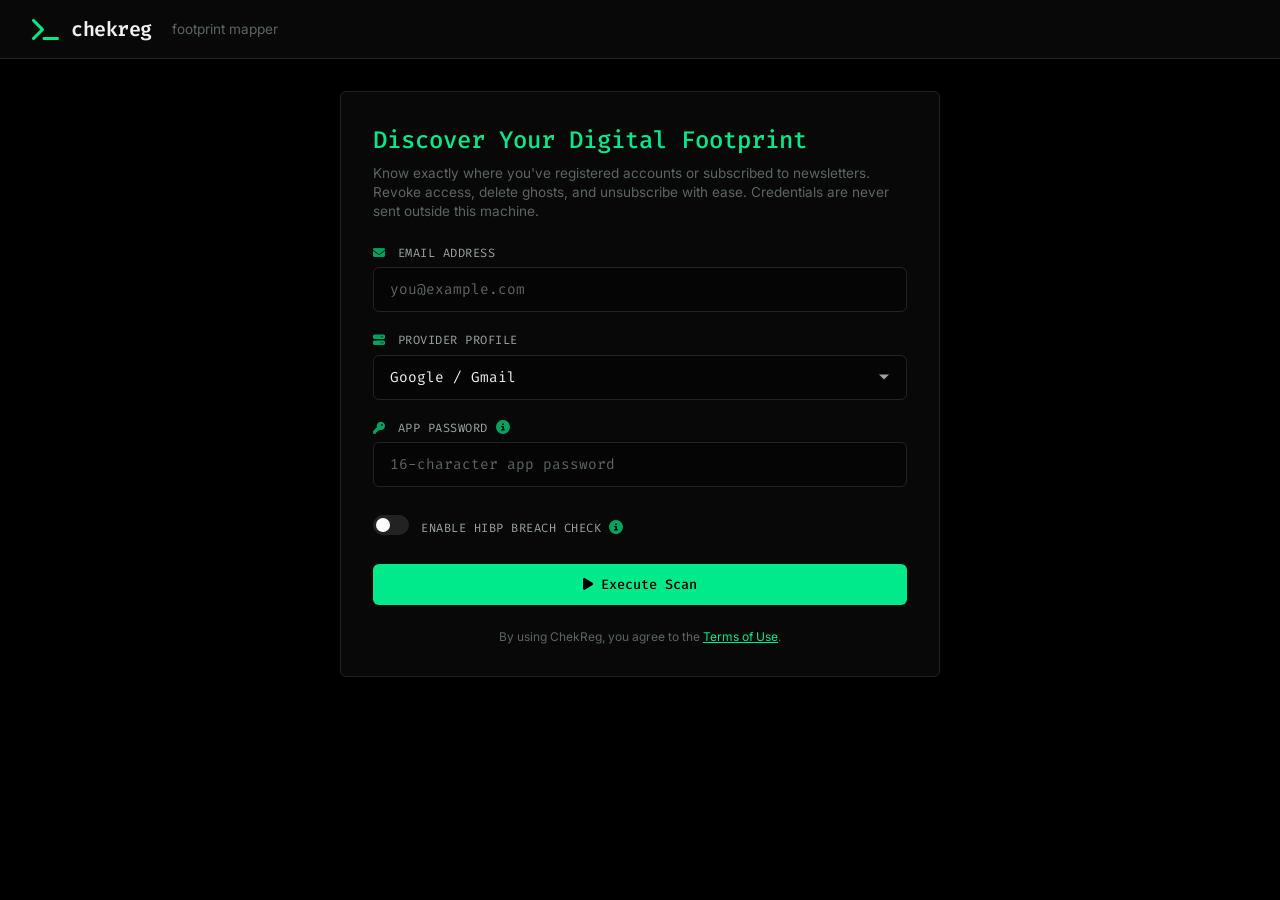
<file: static/index.html>
<!DOCTYPE html>
<html lang="en">
<head>
    <meta charset="UTF-8">
    <meta name="viewport" content="width=device-width, initial-scale=1.0">
    <title>chekreg — Digital Footprint Mapper</title>
    <meta name="description" content="Map your complete digital footprint locally. Developer-centric, private.">
    <link rel="stylesheet" href="style.css">
    <link href="https://fonts.googleapis.com/css2?family=Fira+Code:wght@400;500;600&family=Inter:wght@400;500;600&display=swap" rel="stylesheet">
    <link href="https://cdnjs.cloudflare.com/ajax/libs/font-awesome/6.5.0/css/all.min.css" rel="stylesheet">
</head>
<body>

<div class="app-wrapper">

    <!-- ── TOP NAVIGATION ── -->
    <header class="navbar">
        <div class="brand">
            <i class="fa-solid fa-terminal brand-icon"></i>
            <h1>chekreg</h1>
            <span>footprint mapper</span>
        </div>
        <div id="nav-actions" class="hidden" style="display: flex; gap: 1rem; align-items: center;">
            <div style="display:flex; align-items:center; gap: 0.5rem; overflow: visible;">
                <div class="tooltip-container tooltip-down">
                    <i class="fa-solid fa-circle-info" style="color:var(--text-muted); cursor:help; font-size: 0.9rem;"></i>
                    <div class="tooltip-content" style="right:0; width:250px; font-weight:normal; text-transform:none; text-align:left;">
                        <strong style="color:var(--green);">Start Over</strong>
                        <div style="margin-top: 0.5rem;">This will lead you to the input box and clear all session cache from the browser. If you want to return to the docs later, use the browser's Back/Forward navigation buttons instead (Which will also be eventually cleared when you stop your terminal CLI and use CTRL+C).</div>
                    </div>
                </div>
                <button class="btn btn-secondary" onclick="sessionStorage.removeItem('chekreg_dashboard'); location.reload();">
                    <i class="fa-solid fa-rotate-left"></i> New Scan
                </button>
            </div>
            <button id="btn-resolve" class="btn btn-secondary" onclick="openResolver()" title="Find missing deletion links automatically">
                <i class="fa-solid fa-wand-magic-sparkles"></i> Auto-Resolve
            </button>
            <a href="/docs.html" class="btn btn-secondary" style="text-decoration:none;">
                <i class="fa-solid fa-book"></i> Docs
            </a>
        </div>
    </header>

    <main class="main-content">

        <!-- ── SETUP / LOGIN ── -->
        <div id="view-setup" class="setup-container panel">
            <div class="setup-header">
                <h2 style="font-family:var(--font-mono); margin-bottom: 0.5rem; color: var(--green);">
                    Discover Your Digital Footprint
                </h2>
                <p style="color:var(--text-muted); font-size: 0.85rem; margin-bottom: 1rem; line-height: 1.4;">
                    Know exactly where you've registered accounts or subscribed to newsletters. Revoke access, delete ghosts, and unsubscribe with ease. Credentials are never sent outside this machine.
                </p>
            </div>

            <form id="scan-form" class="form-grid">
                <div class="field">
                    <label><i class="fa-solid fa-envelope"></i> Email Address</label>
                    <input type="email" id="email" placeholder="you@example.com" required>
                </div>

                <div class="field">
                    <label><i class="fa-solid fa-server"></i> Provider Profile</label>
                    <select id="provider">
                        <option value="imap.gmail.com|993">Google / Gmail</option>
                        <option value="outlook.office365.com|993">Microsoft Outlook</option>
                        <option value="imap.mail.yahoo.com|993">Yahoo Mail</option>
                        <option value="imap.mail.me.com|993">Apple iCloud</option>
                        <option value="custom">Custom IMAP Configuration...</option>
                    </select>
                </div>

                <div class="field-group" id="custom-fields" style="display:none;">
                    <div class="field" style="flex:1">
                        <label>IMAP Host</label>
                        <input type="text" id="host" value="imap.gmail.com">
                    </div>
                    <div class="field" style="flex:0 0 100px">
                        <label>Port</label>
                        <input type="number" id="port" value="993">
                    </div>
                </div>

                <div class="field">
                    <label style="display:flex; align-items:center; gap: 0.5rem; overflow: visible;">
                        <span><i class="fa-solid fa-key"></i> App Password</span>
                        <div class="tooltip-container">
                            <a href="/docs.html#app-passwords" style="color:var(--text-muted); text-decoration:none;"><i class="fa-solid fa-circle-info" style="font-size:0.85rem;"></i></a>
                            <div class="tooltip-content">
                                <strong style="color:var(--green);">App Password Required</strong>
                                <div style="margin-top: 0.5rem;">Due to modern security standards, primary email passwords will not work. You must generate a dedicated App Password from your provider.</div>
                                <div style="margin-top: 0.5rem; text-align: center;"><a href="/docs.html#app-passwords" style="color:var(--green); text-decoration:underline;">Read generation guide in Docs</a></div>
                            </div>
                        </div>
                    </label>
                    <input type="password" id="password" placeholder="16-character app password" required>
                </div>

                <div class="field" style="margin-top: 0.5rem; margin-bottom: -0.5rem;">
                    <label style="display:flex; align-items:center; gap: 0.75rem; cursor:pointer; overflow: visible;">
                        <label class="toggle-switch">
                            <input type="checkbox" id="use-hibp">
                            <span class="slider"></span>
                        </label>
                        <span style="display:flex; align-items:center; gap:0.5rem; overflow:visible;">
                            Enable HIBP Breach Check
                            <div class="tooltip-container">
                                <a href="/docs.html#hibp" style="color:var(--text-muted); text-decoration:none;"><i class="fa-solid fa-circle-info" style="font-size:0.85rem;"></i></a>
                                <div class="tooltip-content">
                                    <strong style="color:var(--green);">Have I Been Pwned (HIBP)</strong>
                                    <div style="margin-top: 0.5rem;"><strong>Skippable:</strong> Yes. If skipped, ChekReg performs a fully offline footprint scan against its local database.</div>
                                    <div style="margin-top: 0.5rem;"><strong>If enabled:</strong> ChekReg securely checks your footprint against HIBP to flag compromised services. Requires a valid HIBP API key.</div>
                                    <div style="margin-top: 0.5rem; text-align: center;"><a href="/docs.html#hibp" style="color:var(--green); text-decoration:underline;">Read more in Docs</a></div>
                                </div>
                            </div>
                        </span>
                    </label>
                </div>

                <div class="field" id="hibp-field" style="display:none; margin-top: 0;">
                    <input type="password" id="hibp-key" placeholder="HIBP API Key">
                </div>

                <button type="submit" class="btn btn-primary" style="margin-top: 0.25rem;">
                    <i class="fa-solid fa-play"></i> Execute Scan
                </button>
            </form>
            
            <div style="text-align: center; margin-top: 1.5rem; font-size: 0.75rem; color: var(--text-muted);">
                By using ChekReg, you agree to the <a href="/terms.html" style="color: var(--green); text-decoration: underline;">Terms of Use</a>.
            </div>
        </div>

        <!-- ── SCANNING TERMINAL ── -->
        <div id="view-scanning" class="terminal-box hidden">
            <div class="term-header">
                <i class="fa-solid fa-terminal"></i>
                <h2>Running analysis...</h2>
            </div>
            
            <div class="term-progress">
                <div class="progress-bar">
                    <div class="progress-fill" id="pf" style="width:0%"></div>
                </div>
                <div class="term-status">
                    <span id="pm">Establishing connection...</span>
                    <span id="pp">0%</span>
                </div>
            </div>

            <div id="term-log">
                > Initializing chekreg engine...<br>
                > Loading local footprint database...<br>
            </div>
        </div>

        <!-- ── RESULTS DASHBOARD ── -->
        <div id="view-results" class="dashboard-grid hidden">
            
            <!-- Sidebar Stats -->
            <aside class="sidebar">
                <div class="panel score-panel">
                    <div class="score-value" id="r-score">--</div>
                    <div class="score-label">Safety Score</div>
                    <div class="score-insight" id="r-insight" style="margin-top: 0.5rem; font-size: 0.75rem; font-weight: 500; text-transform: uppercase;">--</div>
                    <div id="r-action" style="margin-top: 1rem; font-size: 0.75rem; color: var(--text-secondary); line-height: 1.4;"></div>
                </div>

                <div class="panel stats-list">
                    <div class="stat-row">
                        <div class="stat-label" title="Total number of organizations detected in all the mails."><i class="fa-solid fa-database"></i> Services</div>
                        <div class="stat-val" id="s-orgs">0</div>
                    </div>
                    <div class="stat-row danger">
                        <div class="stat-label" title="Services that have suffered a known data breach."><i class="fa-solid fa-triangle-exclamation"></i> Breached</div>
                        <div class="stat-val" id="s-breach">0</div>
                    </div>
                    <div class="stat-row warning">
                        <div class="stat-label" title="Accounts with no recent activity or logins within the last 6 months."><i class="fa-solid fa-ghost"></i> Ghost Acc</div>
                        <div class="stat-val" id="s-ghost">0</div>
                    </div>
                    <div class="stat-row">
                        <div class="stat-label" title="Marketing or promotional mailing lists."><i class="fa-solid fa-envelope-open-text"></i> Newsletters</div>
                        <div class="stat-val" id="s-news">0</div>
                    </div>
                    <div style="margin-top: 1rem; font-size: 0.7rem; color: var(--text-muted); line-height: 1.4; text-align: center; font-family: var(--font-sans);">
                        *Note: Counts may not perfectly sum to Services due to overlapping Hybrid accounts.
                    </div>
                </div>
            </aside>

            <!-- Main Workspace -->
            <section class="content-area panel">
                
                <!-- ALL TAB (Unified Grid) -->
                <div class="view-pane active" id="pane-all">
                    <div class="search-container" style="margin-bottom: 1rem; position: relative;">
                        <i class="fa-solid fa-search" style="position: absolute; left: 1rem; top: 50%; transform: translateY(-50%); color: var(--text-muted);"></i>
                        <input type="text" id="org-search" class="search-input" placeholder="Search for any service, domain, or company...">
                    </div>
                    <div class="filter-row" id="filter-container">
                        <!-- populated via JS -->
                    </div>
                    <div class="data-grid" id="grid-all"></div>
                </div>

            </section>

        </div>

    </main>

<!-- ── RESOLVER MODAL ── -->
<div id="resolve-modal" style="display:none; position:fixed; inset:0; background:rgba(0,0,0,0.75); z-index:1000; display:none; align-items:center; justify-content:center; backdrop-filter: blur(5px);">
    <div style="background:var(--bg-card); border:1px solid var(--border); border-radius:16px; width:min(800px,90vw); max-height:85vh; display:flex; flex-direction:column; overflow:hidden; box-shadow: 0 20px 40px rgba(0,0,0,0.4);">
        <!-- Header -->
        <div style="padding:1.5rem 2rem; border-bottom:1px solid var(--border); display:flex; justify-content:space-between; align-items:center; background: rgba(0,0,0,0.2);">
            <div style="display: flex; align-items: center; gap: 1rem;">
                <div style="width: 40px; height: 40px; border-radius: 8px; background: rgba(82, 196, 26, 0.15); display: flex; align-items: center; justify-content: center; color: var(--green); font-size: 1.2rem;">
                    <i class="fa-solid fa-wand-magic-sparkles"></i>
                </div>
                <div>
                    <h3 style="margin:0; font-family:var(--font-sans); color:var(--text); font-size:1.1rem; font-weight: 600;">Auto-Resolve Missing Links</h3>
                    <div style="color: var(--text-muted); font-size: 0.85rem; margin-top: 0.2rem;">Extract missing links and resolve them using the 4-stage pipeline.</div>
                </div>
            </div>
            <button onclick="closeResolver()" style="background:none; border:none; color:var(--text-muted); cursor:pointer; font-size:1.2rem; transition: color 0.2s;" onmouseover="this.style.color='var(--text)'" onmouseout="this.style.color='var(--text-muted)'">
                <i class="fa-solid fa-xmark"></i>
            </button>
        </div>
        <!-- Terminal Body -->
        <div style="background: #0d1117; padding: 1.5rem; flex:1; display:flex; flex-direction:column; overflow: hidden; position: relative;">
            <div id="resolve-log" style="flex:1; overflow-y:auto; font-family:var(--font-mono); font-size:0.85rem; line-height:1.6; color:var(--text-secondary); padding-right: 1rem; max-height:45vh;">
                <span style="color:var(--text-muted);">Ready to initiate 4-stage pipeline...</span>
            </div>
        </div>
        <!-- Stats Body -->
        <div id="resolve-stats" style="padding:1rem 2rem; border-top:1px solid var(--border); display:none; background: rgba(0,0,0,0.2);">
            <!-- updated in js -->
        </div>
        <!-- Footer -->
        <div style="padding:1rem 2rem; border-top:1px solid var(--border); display:flex; gap:1rem; justify-content:flex-end; background: var(--bg-card); align-items: center;">
            <div id="resolve-progress-text" style="margin-right: auto; color: var(--text-muted); font-size: 0.85rem; font-family: var(--font-mono); display: none;">
                <i class="fa-solid fa-circle-notch fa-spin"></i> Processing...
            </div>
            <button onclick="closeResolver()" class="btn btn-secondary" style="padding: 0.5rem 1.5rem;">Close</button>
            <button id="resolve-start-btn" onclick="runResolver()" class="btn btn-primary" style="padding: 0.5rem 1.5rem; background: var(--green); color: #000; border: none; font-weight: 600;">
                <i class="fa-solid fa-play"></i> Start Resolver
            </button>
            <button id="resolve-update-btn" onclick="refreshDashboard()" class="btn" style="padding: 0.5rem 1.5rem; background: var(--green); color: #000; border: none; font-weight: 600; display: none;">
                <i class="fa-solid fa-arrows-rotate"></i> Update Dashboard
            </button>
        </div>
    </div>
</div>

</div>

<script src="script.js"></script>
<script>
async function refreshDashboard() {
    const btn = document.getElementById('resolve-update-btn');
    btn.innerHTML = '<i class="fa-solid fa-spinner fa-spin"></i> Updating...';
    try {
        const res = await fetch('/api/refresh');
        const d = await res.json();
        if (d.error) throw new Error(d.error);
        
        // Use the globally available renderDashboard from script.js
        sessionStorage.setItem('chekreg_dashboard', JSON.stringify(d));
        if (typeof renderDashboard === 'function') {
            renderDashboard(d);
        } else {
            // fallback if function scope issues
            location.reload(); 
        }
        closeResolver();
    } catch(err) {
        alert("Refresh failed: " + err.message);
        btn.innerHTML = '<i class="fa-solid fa-arrows-rotate"></i> Update Dashboard';
    }
}

function openResolver() {
    const modal = document.getElementById('resolve-modal');
    modal.style.display = 'flex';
    document.getElementById('resolve-log').innerHTML = '<span style="color:var(--text-muted);">Click "Start Resolver" to extract missing links and resolve them automatically using the 4-stage pipeline.</span>';
    document.getElementById('resolve-stats').style.display = 'none';
    document.getElementById('resolve-update-btn').style.display = 'none';
    
    const startBtn = document.getElementById('resolve-start-btn');
    startBtn.style.display = 'inline-flex';
    startBtn.disabled = false;
    startBtn.innerHTML = '<i class="fa-solid fa-play"></i> Start Resolver';
    
    document.getElementById('resolve-progress-text').style.display = 'none';
}

function closeResolver() {
    document.getElementById('resolve-modal').style.display = 'none';
}

async function runResolver() {
    const logEl = document.getElementById('resolve-log');
    const statsEl = document.getElementById('resolve-stats');
    const startBtn = document.getElementById('resolve-start-btn');
    const progText = document.getElementById('resolve-progress-text');

    startBtn.disabled = true;
    startBtn.innerHTML = '<i class="fa-solid fa-spinner fa-spin"></i> Running...';
    progText.style.display = 'block';
    
    logEl.innerHTML = '> Extracting missing links from scan results...<br>';
    statsEl.style.display = 'none';

    // Step 1: Export missing orgs
    try {
        const missingRes = await fetch('/api/missing', { method: 'POST' });
        const missingData = await missingRes.json();
        if (missingData.error) {
            logEl.innerHTML += `<span style="color:var(--danger);">> ${missingData.error}</span><br>`;
            startBtn.disabled = false;
            startBtn.innerHTML = '<i class="fa-solid fa-play"></i> Start Resolver';
            progText.style.display = 'none';
            return;
        }
        logEl.innerHTML += `> Found ${missingData.count} organizations without deletion links.<br>`;
        if (missingData.count === 0) {
            logEl.innerHTML += '<span style="color:var(--green);">> All organizations already have links!</span><br>';
            startBtn.disabled = false;
            startBtn.innerHTML = '<i class="fa-solid fa-play"></i> Start Resolver';
            progText.style.display = 'none';
            return;
        }
    } catch(e) {
        logEl.innerHTML += `<span style="color:var(--danger);">> Failed to extract missing links: ${e}</span><br>`;
        startBtn.disabled = false;
        startBtn.innerHTML = '<i class="fa-solid fa-play"></i> Start Resolver';
        progText.style.display = 'none';
        return;
    }

    // Step 2: Start resolver
    logEl.innerHTML += '> Starting 4-stage link resolver...<br><br>';
    try {
        await fetch('/api/resolve', { method: 'POST' });
    } catch(e) {
        logEl.innerHTML += `<span style="color:var(--danger);">> Failed to start resolver: ${e}</span><br>`;
        startBtn.disabled = false;
        startBtn.innerHTML = '<i class="fa-solid fa-play"></i> Start Resolver';
        progText.style.display = 'none';
        return;
    }

    // Step 3: Poll for updates
    let lastLen = 0;
    const pollInterval = setInterval(async () => {
        try {
            const res = await fetch('/api/resolve/status');
            const data = await res.json();

            // Append new log lines
            if (data.log && data.log.length > lastLen) {
                const newLines = data.log.slice(lastLen);
                newLines.forEach(line => {
                    let color = 'var(--text-secondary)';
                    if (line.includes('[DB HIT]')) color = 'var(--green)';
                    else if (line.includes('[PROBED]')) color = '#52c41a';
                    else if (line.includes('[SEARCH]') || line.includes('[DELETE]')) color = '#1890ff';
                    else if (line.includes('[OFFLINE]')) color = 'var(--warning)';
                    else if (line.includes('[MISS]')) color = 'var(--text-muted)';
                    else if (line.includes('[!]')) color = 'var(--danger)';
                    else if (line.includes('[+]')) color = 'var(--green)';
                    logEl.innerHTML += `<span style="color:${color};">${line}</span><br>`;
                });
                lastLen = data.log.length;
                logEl.scrollTop = logEl.scrollHeight;
            }

            if (data.status === 'done' || data.status === 'error') {
                clearInterval(pollInterval);
                startBtn.style.display = 'none';
                progText.style.display = 'none';
                document.getElementById('resolve-update-btn').style.display = 'inline-flex';

                if (data.stats && data.stats.total > 0) {
                    statsEl.style.display = 'block';
                    statsEl.innerHTML = `
                        <div style="display:grid; grid-template-columns:repeat(3,1fr); gap:0.5rem; font-family:var(--font-mono); font-size:0.85rem;">
                            <div><span style="color:var(--green);">DB Hits:</span> ${data.stats.db_hit || 0}</div>
                            <div><span style="color:#52c41a;">Probed:</span> ${data.stats.probe_hit || 0}</div>
                            <div><span style="color:#1890ff;">Search:</span> ${data.stats.search_hit || 0}</div>
                            <div><span style="color:var(--warning);">Offline:</span> ${data.stats.offline || 0}</div>
                            <div><span style="color:var(--text-muted);">Not Found:</span> ${data.stats.not_found || 0}</div>
                            <div><strong style="color:var(--green);">Resolved:</strong> ${data.stats.resolved || 0}/${data.stats.total || 0}</div>
                        </div>
                    `;
                }
            }
        } catch(e) { /* retry on next tick */ }
    }, 500);
}
</script>
</body>
</html>
</file>
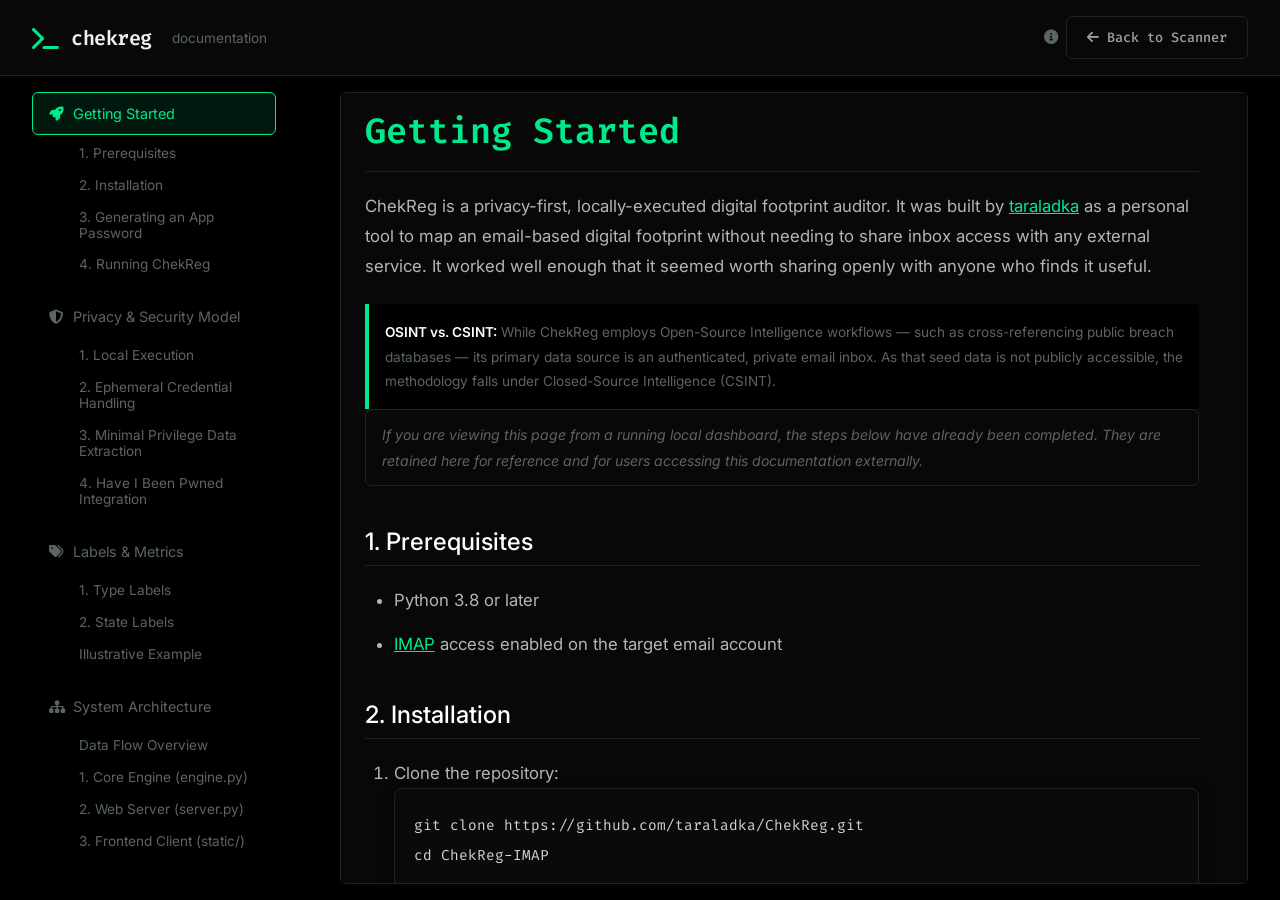
<file: static/docs.html>
<!DOCTYPE html>
<html lang="en">
<head>
    <meta charset="UTF-8">
    <meta name="viewport" content="width=device-width, initial-scale=1.0">
    <title>ChekReg — Official Documentation</title>
    <meta name="description" content="Documentation for the ChekReg Zero-Trust footprint mapper.">
    <link rel="stylesheet" href="style.css">
    <link href="https://fonts.googleapis.com/css2?family=Fira+Code:wght@400;500;600&family=Inter:wght@400;500;600&display=swap" rel="stylesheet">
    <link href="https://cdnjs.cloudflare.com/ajax/libs/font-awesome/6.5.0/css/all.min.css" rel="stylesheet">
    <style>
        .docs-container {
            max-width: 1400px;
            width: 100%;
            height: 100%;
            margin: 0 auto;
            display: flex;
            gap: 3rem;
            align-items: stretch;
            overflow: hidden;
        }
        
        .docs-sidebar {
            flex: 0 0 260px;
            height: 100%;
            overflow-y: auto;
            display: flex;
            flex-direction: column;
            gap: 0.5rem;
            padding-right: 1rem;
            scrollbar-width: none; /* Firefox */
            -ms-overflow-style: none;  /* Internet Explorer 10+ */
        }
        
        .docs-sidebar::-webkit-scrollbar { display: none; /* Safari and Chrome */ }
        
        .docs-nav-link {
            padding: 0.75rem 1rem;
            color: var(--text-muted);
            text-decoration: none;
            border-radius: 6px;
            font-size: 0.9rem;
            transition: all 0.2s;
            border: 1px solid transparent;
        }
        
        .docs-nav-link:hover {
            background: var(--bg-elevated);
            color: var(--text);
            border-color: var(--border-light);
        }
        
        .docs-nav-link.active {
            background: var(--green-soft);
            color: var(--green);
            border-color: var(--green);
        }
        
        .docs-content {
            flex: 1;
            height: 100%;
            overflow-y: auto;
            padding: 0 3rem 6rem 1.5rem; /* Extra padding for breathing room */
            font-size: 1.05rem; /* Increased base font size */
            line-height: 1.8; /* Looser line height for readability */
            color: #b0b8b4; /* Slightly brighter, softer gray */
            scrollbar-width: none; /* Firefox */
            -ms-overflow-style: none;  /* Internet Explorer 10+ */
        }
        
        .docs-content::-webkit-scrollbar { display: none; /* Safari and Chrome */ }
        
        .docs-content h1, .docs-content h2, .docs-content h3 {
            color: var(--text);
            margin-top: 2.5rem;
            margin-bottom: 1.2rem;
            line-height: 1.3;
            scroll-margin-top: 4rem; /* Fixes anchor jumps cutting off headings */
        }
        
        .docs-content h1 {
            color: var(--green);
            font-family: var(--font-mono);
            font-size: 2.2rem; /* Larger section titles */
            margin-top: 1rem;
            border-bottom: 1px solid var(--border-light);
            padding-bottom: 1rem;
            font-weight: 600;
        }

        .docs-content h2 {
            font-size: 1.5rem; /* Larger sub-headings */
            border-bottom: 1px solid var(--border-light);
            padding-bottom: 0.5rem;
            font-weight: 500;
            color: #ffffff;
        }

        .docs-content p {
            margin-bottom: 1.4rem;
        }

        .docs-content ul, .docs-content ol {
            margin-bottom: 1.4rem;
            padding-left: 1.8rem;
        }

        .docs-content li {
            margin-bottom: 0.8rem;
        }

        .docs-content code {
            background: #151515;
            padding: 0.2rem 0.4rem;
            border-radius: 4px;
            font-family: var(--font-mono);
            font-size: 0.9rem;
            border: 1px solid #222;
            color: var(--green); /* Green highlight for inline code */
        }

        .docs-content pre {
            background: #0a0a0a;
            padding: 1.2rem;
            border-radius: 8px;
            overflow-x: auto;
            border: 1px solid var(--border-light);
            margin-bottom: 1.8rem;
            box-shadow: 0 4px 12px rgba(0,0,0,0.5); /* Depth for code blocks */
        }
        
        .docs-content pre code {
            border: none;
            padding: 0;
            color: #d1d5db; /* Neutral text for block code */
            background: transparent;
            line-height: 1.6;
        }

        .docs-content strong {
            color: #ffffff;
            font-weight: 600;
        }

        /* Copy Button Styles */
        .code-wrapper {
            position: relative;
            margin-bottom: 1.8rem;
        }
        
        .code-wrapper pre {
            margin-bottom: 0; /* Let wrapper handle margin */
        }

        .copy-btn {
            position: absolute;
            top: 0.6rem;
            right: 0.6rem;
            background: #1a1a1a;
            border: 1px solid #333;
            color: #888;
            padding: 0.3rem 0.6rem;
            border-radius: 4px;
            font-size: 0.75rem;
            font-family: var(--font-mono);
            cursor: pointer;
            transition: all 0.2s;
            opacity: 0;
            display: flex;
            align-items: center;
            gap: 0.3rem;
        }

        .code-wrapper:hover .copy-btn {
            opacity: 1;
        }

        .copy-btn:hover {
            background: #2a2a2a;
            color: #fff;
            border-color: #555;
        }

        .copy-btn.copied {
            background: var(--green-soft);
            color: var(--green);
            border-color: var(--green);
            opacity: 1;
        }

        .docs-section {
            margin-bottom: 4rem;
            animation: fadeIn 0.3s ease-in-out;
        }
        
        .sidebar-group {
            display: flex;
            flex-direction: column;
            gap: 0.2rem;
            margin-bottom: 0.5rem;
        }

        .docs-nav-sublink {
            padding: 0.4rem 1rem 0.4rem 1.8rem;
            color: var(--text-muted);
            text-decoration: none;
            border-radius: 6px;
            font-size: 0.85rem;
            transition: all 0.2s;
            display: block;
            border-left: 2px solid transparent;
            margin-left: 1rem;
        }
        
        .docs-nav-sublink:hover {
            color: var(--text);
            border-left-color: var(--border-light);
            background: var(--bg-elevated);
        }
        
        .docs-nav-sublink.active {
            color: var(--green);
            border-left-color: var(--green);
            font-weight: 500;
            background: rgba(0, 255, 170, 0.05);
        }

        @keyframes fadeIn {
            from { opacity: 0; transform: translateY(5px); }
            to { opacity: 1; transform: translateY(0); }
        }
    </style>
</head>
<body>

<div class="app-wrapper">

    <!-- ── TOP NAVIGATION ── -->
    <header class="navbar">
        <div class="brand">
            <i class="fa-solid fa-terminal brand-icon"></i>
            <h1>chekreg</h1>
            <span>documentation</span>
        </div>
        <div id="nav-actions" style="display: flex; gap: 1rem; align-items: center;">
            <div style="display:flex; align-items:center; gap: 0.5rem; overflow: visible;">
                <div class="tooltip-container tooltip-down">
                    <i class="fa-solid fa-circle-info" style="color:var(--text-muted); cursor:help; font-size: 0.9rem;"></i>
                    <div class="tooltip-content" style="right:0; width:250px; font-weight:normal; text-transform:none; text-align:left;">
                        <strong style="color:var(--green);">Return to Scanner</strong>
                        <div style="margin-top: 0.5rem;">This will lead you to the input box and clear all session cache from the browser. If you want to return to the dashboard later, use the browser's Back/Forward navigation buttons instead (Which will also be eventually cleared when you stop your terminal CLI and use CTRL+C).</div>
                    </div>
                </div>
                <button onclick="sessionStorage.removeItem('chekreg_dashboard'); window.location.href='/';" class="btn btn-secondary">
                    <i class="fa-solid fa-arrow-left"></i> Back to Scanner
                </button>
            </div>
        </div>
    </header>

    <main class="main-content">
        <div class="docs-container">
            
            <!-- Sidebar Navigation -->
            <aside class="docs-sidebar" id="dynamic-sidebar">
                <!-- Dynamically populated via JavaScript -->
            </aside>

            <!-- Main Documentation Area -->
            <div class="docs-content panel">
                
                <!-- SECTION: GETTING STARTED -->
                <div id="getting-started" class="docs-section active">
                    <h1>Getting Started</h1>
                    <p>ChekReg is a privacy-first, locally-executed digital footprint auditor. It was built by <a href="https://github.com/taraladka" target="_blank" style="color:var(--green); text-decoration:underline;">taraladka</a> as a personal tool to map an email-based digital footprint without needing to share inbox access with any external service. It worked well enough that it seemed worth sharing openly with anyone who finds it useful.</p>
                    <blockquote style="border-left: 4px solid var(--green); padding-left: 1rem; margin-left: 0; color: var(--text-muted); font-size: 0.85rem; background: var(--bg); padding: 1rem; border-radius: 0 4px 4px 0;">
                        <strong>OSINT vs. CSINT:</strong> While ChekReg employs Open-Source Intelligence workflows — such as cross-referencing public breach databases — its primary data source is an authenticated, private email inbox. As that seed data is not publicly accessible, the methodology falls under Closed-Source Intelligence (CSINT).
                    </blockquote>

                    <p style="color:var(--text-muted); font-size: 0.88rem; font-style: italic; border: 1px solid var(--border-light); padding: 0.75rem 1rem; border-radius: 6px; margin-bottom: 1.5rem;">If you are viewing this page from a running local dashboard, the steps below have already been completed. They are retained here for reference and for users accessing this documentation externally.</p>

                    <h2>1. Prerequisites</h2>
                    <ul>
                        <li>Python 3.8 or later</li>
                        <li><a href="https://datatracker.ietf.org/doc/html/rfc3501" target="_blank" style="color:var(--green); text-decoration:underline;" title="RFC 3501: Internet Message Access Protocol">IMAP</a> access enabled on the target email account</li>
                    </ul>

                    <h2>2. Installation</h2>
                    <ol>
                        <li>Clone the repository:
<pre><code>git clone https://github.com/taraladka/ChekReg.git
cd ChekReg-IMAP</code></pre>
                        </li>
                        <li>Create and activate a virtual environment:
<pre><code># Windows
python -m venv venv
venv\Scripts\activate

# macOS / Linux
python3 -m venv venv
source venv/bin/activate</code></pre>
                        </li>
                        <li>Install dependencies:
<pre><code>pip install --upgrade tldextract colorama flask duckduckgo-search requests</code></pre>
                        </li>
                    </ol>

                    <h2 id="app-passwords">3. Generating an App Password</h2>
                    <p>Modern email providers block third-party clients from authenticating with a primary account password. ChekReg requires an application-specific password, which grants scoped IMAP access without exposing your primary credentials.</p>

                    <h3>Gmail</h3>
                    <ol>
                        <li>Navigate to your <a href="https://myaccount.google.com/security" target="_blank" style="color:var(--green); text-decoration:underline;">Google Account Security</a> page.</li>
                        <li>Confirm that <strong>2-Step Verification</strong> is active.</li>
                        <li>Search for <strong>"App passwords"</strong> using the account search bar.</li>
                        <li>Generate a new password and label it <em>ChekReg</em>.</li>
                        <li>Google will issue a 16-character token (e.g., <code>abcd efgh ijkl mnop</code>). Store it securely before closing the dialog.</li>
                    </ol>

                    <h3>Microsoft Outlook / Hotmail</h3>
                    <ol>
                        <li>Navigate to <a href="https://account.live.com/proofs/manage/additional" target="_blank" style="color:var(--green); text-decoration:underline;">Microsoft Account Advanced Security Options</a>.</li>
                        <li>Ensure <strong>Two-step verification</strong> is enabled.</li>
                        <li>Under "App passwords", select <strong>Create a new app password</strong>.</li>
                        <li>Copy the generated token and store it securely.</li>
                    </ol>

                    <h3>Yahoo Mail &amp; AOL</h3>
                    <ol>
                        <li>Navigate to the <a href="https://login.yahoo.com/account/security" target="_blank" style="color:var(--green); text-decoration:underline;">Yahoo Account Security</a> page.</li>
                        <li>Verify that <strong>2-Step Verification</strong> is enabled under "How you sign in".</li>
                        <li>Select <strong>Generate and manage app passwords</strong>.</li>
                        <li>Enter <em>ChekReg</em> as the application name and generate the password.</li>
                        <li>Copy the 16-character token (spaces omitted) into ChekReg when prompted.</li>
                    </ol>

                    <h3>Apple iCloud Mail</h3>
                    <ol>
                        <li>Sign in to your <a href="https://appleid.apple.com/account/manage" target="_blank" style="color:var(--green); text-decoration:underline;">Apple ID account</a>.</li>
                        <li>Under <strong>Sign-In and Security</strong>, select <strong>App-Specific Passwords</strong>.</li>
                        <li>Click the <code>+</code> button to generate a new password.</li>
                        <li>Label it <em>ChekReg</em> and confirm with your Apple ID credentials if prompted.</li>
                        <li>Copy the generated 16-character string before dismissing the dialog.</li>
                    </ol>

                    <h3>Custom or Private IMAP Providers</h3>
                    <p>If you operate a self-hosted or corporate IMAP server, app passwords may not be required depending on server configuration. Use your standard credentials, or contact your system administrator if authentication fails.</p>

                    <h2>4. Running ChekReg</h2>
                    <p>Launch the engine from the project root:</p>
                    <pre><code>python chekreg.py</code></pre>
                    <p>The CLI will guide you through the following steps:</p>
                    <ol>
                        <li><strong>Interface selection:</strong> Enter <code>2</code> to launch the local Flask web interface on <code>localhost:5000</code>, or <code>1</code> for terminal output.</li>
                        <li><strong>Authentication:</strong> Provide the target email address and the generated App Password.</li>
                        <li><strong>IMAP endpoint:</strong> Select your email provider from the list.</li>
                    </ol>
                    <p>The scan executes entirely on your local machine. Credentials are stored in volatile memory and are irrecoverably destroyed upon process termination.</p>
                </div>

                <!-- SECTION: PRIVACY & SECURITY -->
                <div id="privacy-security" class="docs-section">
                    <h1>Privacy &amp; Security Model</h1>
                    <p>Many tools that help you manage your digital footprint require connecting your inbox to an external service via OAuth. That is a perfectly reasonable approach for many people, and those services offer real value. ChekReg simply takes a different path — one that keeps everything local. No data leaves your machine during a scan.</p>
                    <p>ChekReg operates under a <strong>Zero-Trust, Local-First architecture</strong>. Your credentials and email metadata stay entirely on your own hardware.</p>

                    <h2>1. Local Execution</h2>
                    <p>ChekReg runs as a Python process on your own hardware. There are no intermediary servers.</p>
                    <ul>
                        <li><strong>No External Routing:</strong> Email data is never transmitted to or processed by any server other than your provider's IMAP endpoint.</li>
                        <li><strong>No Telemetry:</strong> The engine collects no usage data, crash reports, or analytics of any kind.</li>
                        <li><strong>Direct IMAP Connection:</strong> Authentication is performed directly from your machine to your provider's IMAP server over an encrypted <code>SSL/TLS</code> tunnel on port 993.</li>
                    </ul>

                    <h2>2. Ephemeral Credential Handling</h2>
                    <p>ChekReg is designed to hold credentials for the minimum duration necessary to complete a scan.</p>
                    <ul>
                        <li><strong>Volatile Storage:</strong> The App Password is held exclusively in process RAM. It is never written to disk, a configuration file, a database, or any persistent cache.</li>
                        <li><strong>Process Termination:</strong> Issuing <code>Ctrl+C</code> or closing the terminal window immediately destroys the process and all in-memory credentials. Additionally, the <em>New Scan</em> button in the web interface and the <em>Back to Scanner</em> button on this page both execute an explicit browser cache flush, clearing all <code>sessionStorage</code> data before returning to the input screen. No residual scan data is retained in the browser.</li>
                    </ul>

                    <h2>3. Minimal Privilege Data Extraction</h2>
                    <p>ChekReg requests only the subset of mailbox data required for its analysis.</p>
                    <ul>
                        <li><strong>Header-Only:</strong> The engine issues <code>RFC822.HEADER</code> fetch commands. Email bodies and attachments are never requested or read. Only the <code>From:</code>, <code>List-Unsubscribe:</code>, and <code>Date:</code> fields are parsed.</li>
                        <li><strong>Read-Only Mode:</strong> The IMAP session is opened with <code>readonly=True</code>. The engine is structurally incapable of modifying, flagging, or deleting any message.</li>
                    </ul>

                    <h2 id="hibp">4. Have I Been Pwned Integration</h2>
                    <p>Breach checking is entirely opt-in. If enabled, the engine makes outbound HTTPS requests to the <a href="https://haveibeenpwned.com" target="_blank" style="color:var(--green); text-decoration:underline;">haveibeenpwned.com</a> API.</p>
                    <ul>
                        <li>Only the domain names extracted from your footprint are transmitted — never your email address or any message content.</li>
                        <li>If checking email-level breach exposure, the request is made to the official HIBP <code>/breachedaccount</code> endpoint over HTTPS.</li>
                        <li>Disabling the HIBP toggle results in a fully offline scan, resolved exclusively against the local <code>data/sites.json</code> database.</li>
                    </ul>
                </div>

                <!-- SECTION: UNDERSTANDING LABELS -->
                <div id="understanding-labels" class="docs-section">
                    <h1>Labels &amp; Metrics</h1>
                    <p>ChekReg assigns each discovered service a set of descriptive labels based on what was found in the mailbox. Because labels represent independent properties, <strong>a single service can carry multiple labels simultaneously</strong>. As a result, the sidebar counts reflect overlapping sets and will not sum to the total service count.</p>

                    <h2>1. Type Labels</h2>
                    <p>Each service receives exactly one type label, determined by the links present in its associated emails:</p>
                    <ul>
                        <li><strong><span style="color:var(--text);">General Account</span></strong> — A direct deletion URL is available in the <code>sites.json</code> database, but no <code>List-Unsubscribe</code> header was detected.</li>
                        <li><strong><span style="color:var(--text);">Newsletter</span></strong> — A <code>List-Unsubscribe</code> link was found, but no deletion URL is recorded in the database.</li>
                        <li><strong><span style="color:var(--green);">Hybrid</span></strong> — Both an unsubscribe mechanism and a direct deletion URL are available. This is the most actionable classification.</li>
                        <li><strong><span style="color:var(--text-muted);">Other</span></strong> — Neither a deletion URL nor an unsubscribe link could be determined.</li>
                    </ul>

                    <h2>2. State Labels</h2>
                    <p>State labels are applied independently of type and may co-exist with any combination of other labels:</p>
                    <ul>
                        <li><strong><span style="color:var(--warning);">Ghost</span></strong> — No email activity has been detected from this service in the past six months. Dormant accounts represent an elevated risk of unauthorised access.</li>
                        <li><strong><span style="color:var(--danger);">Compromised</span></strong> — The service domain appears in a known public data breach, as reported by Have I Been Pwned.</li>
                        <li><strong><span style="color:var(--text);">Spam &amp; Clutter</span></strong> — A notably high volume of emails has been received from this sender. This could be newsletters, promotions, or automated alerts — worth reviewing if your inbox feels noisy.</li>
                    </ul>

                    <h2>Illustrative Example</h2>
                    <p>Consider a news digest service you subscribed to several years ago. If that service has experienced a data breach, and no email has been received from them in over six months, it would simultaneously carry the <strong>Newsletter</strong>, <strong>Ghost</strong>, and <strong>Compromised</strong> labels — three independent properties applied to a single entity.</p>
                </div>

                <!-- SECTION: ARCHITECTURE -->
                <div id="architecture" class="docs-section">
                    <h1>System Architecture</h1>
                    <p>ChekReg is structured as a three-layer system: a core analysis engine, a lightweight local web server, and a dependency-free frontend client. All processing occurs on the user's machine.</p>

                    <h2>Data Flow Overview</h2>
                    <ol>
                        <li><strong>IMAP Connection:</strong> Establishes an authenticated, read-only <code>IMAP4_SSL</code> session directly with the provider's mail server.</li>
                        <li><strong>Header Extraction:</strong> Fetches <code>RFC822.HEADER</code> payloads exclusively; email bodies are never requested.</li>
                        <li><strong>Domain Resolution:</strong> Parses sender domains using TLD extraction and cross-references them against <code>data/sites.json</code>.</li>
                        <li><strong>Heuristic Scoring:</strong> Evaluates per-service metadata — last activity date, breach status, volume — to compute a safety profile.</li>
                        <li><strong>Result Streaming:</strong> Serialises the resolved footprint as a JSON payload and streams it to the frontend over a local WebSocket connection.</li>
                    </ol>

                    <h2>1. Core Engine (<code>engine.py</code>)</h2>
                    <p>The <code>FootprintEngine</code> class in <code>engine.py</code> orchestrates all analysis phases.</p>
                    
                    <h3>Phase 1 — Authentication</h3>
                    <p>Binds to the provider's IMAP server on port 993 via <code>IMAP4_SSL</code>. Standard password authentication is rejected by most modern providers; an App Password is therefore required for all supported platforms.</p>
                    
                    <h3>Phase 2 — Metadata Extraction</h3>
                    <p>To minimise both latency and data exposure, only email headers are fetched. The engine parses three specific fields:</p>
                    <ul>
                        <li><code>From</code> — Identifies the originating service domain.</li>
                        <li><code>List-Unsubscribe</code> — Captures opt-out mechanisms for newsletter classification.</li>
                        <li><code>Date</code> — Provides the timestamp required for ghost account detection.</li>
                    </ul>

                    <h3>Phase 3 — Database Resolution</h3>
                    <p>Each extracted domain is looked up against <code>data/sites.json</code>, which maps domains to human-readable service names, categories, and direct account deletion endpoints (<code>delete_url</code>).</p>

                    <h2>2. Web Server (<code>server.py</code>)</h2>
                    <p>An ephemeral <a href="https://flask.palletsprojects.com/" target="_blank" style="color:var(--green); text-decoration:underline;">Flask</a> instance serves the frontend on <code>localhost:5000</code>. The server is strictly local and has no external network exposure.</p>
                    <p>Live scan progress is delivered via <code>flask_sock</code> WebSockets. Two frame types are emitted during a scan:</p>
                    <ul>
                        <li><code>status</code> — Incremental progress updates: <code>{"type": "status", "current": 200, "total": 5000}</code></li>
                        <li><code>complete</code> — The fully resolved footprint payload, consumed by the frontend for rendering.</li>
                    </ul>

                    <h2>3. Frontend Client (<code>static/</code>)</h2>
                    <p>The interface is implemented in plain HTML, CSS, and JavaScript with no runtime dependencies or build steps.</p>
                    <ul>
                        <li><strong>Auditable by Design:</strong> The absence of third-party frameworks means any user can inspect the full client source in a text editor. There are no minified bundles or opaque dependencies.</li>
                        <li><strong>Dynamic Rendering:</strong> <code>script.js</code> consumes the boolean flags in the backend payload to render and filter service cards client-side without additional server round-trips.</li>
                    </ul>
                </div>

                <!-- SECTION: CONTRIBUTING -->
                <div id="contributing" class="docs-section">
                    <h1>Contributing</h1>
                    <p>At this stage, the only area open for external contributions is the service database — <code>data/sites.json</code>. The codebase itself is not open to pull requests at the moment, and that may change in the future.</p>
                    <p>The database is still quite small. If you come across a service that ChekReg doesn't recognise, adding it is genuinely useful and straightforward — no code required.</p>

                    <h2>Expanding the Database (<code>sites.json</code>)</h2>
                    <p>Each entry in <code>data/sites.json</code> maps a root domain to a human-readable name, a category, and a direct account deletion or Data Subject Access Request (DSAR) URL.</p>

                    <h3>Entry Format</h3>
<pre><code>{
    "canva.com": {
        "name": "Canva",
        "category": "design",
        "delete_url": "https://www.canva.com/settings/your-account"
    }
}</code></pre>

                    <h3>How to Add a Service</h3>
                    <ol>
                        <li>Identify the root domain the service uses as its sender address (e.g., <code>marketing.uber.com</code> resolves to <code>uber.com</code> via the TLD extractor).</li>
                        <li>Find the official page where an account holder can submit a deletion request or DSAR. Prefer first-party settings pages.</li>
                        <li>Add the entry in alphabetical order within the JSON object.</li>
                        <li>Submit a Pull Request against the main branch with a brief note on what was added.</li>
                    </ol>

                    <h2>The Auto-Resolver Engine</h2>
                    <p>ChekReg includes an integrated 4-stage pipeline to automatically discover account deletion endpoints for services not yet cataloged in <code>sites.json</code>. You can trigger this engine directly from the Web Dashboard (via the <strong>Auto-Resolve</strong> button) or from the CLI Developer Tools menu.</p>

                    <h3>How it Works</h3>
                    <ul style="margin-bottom: 1.5rem;">
                        <li><strong>Stage 1: JustDeleteMe Database</strong> — A fast, offline cross-reference against the open-source JustDeleteMe dataset.</li>
                        <li><strong>Stage 2: DNS Validation</strong> — Verifies domain resolution to quickly discard offline, parked, or dead domains to save processing time.</li>
                        <li><strong>Stage 3: Well-known Path Probing</strong> — Issues fast <code>HEAD</code> requests to common URL patterns (e.g., <code>/settings/account</code>, <code>/account/delete</code>, <code>/unsubscribe</code>).</li>
                        <li><strong>Stage 4: Search Engine Fallback</strong> — Utilizes DuckDuckGo to query for account management pages. It employs strict path-filtering heuristics to ensure the grabbed link is an actionable settings or deletion page rather than a generic privacy policy.</li>
                    </ul>

                    <blockquote style="border-left: 4px solid var(--warning); padding-left: 1rem; margin-left: 0; color: var(--text-muted); font-size: 0.85rem; background: var(--bg); padding: 1rem; border-radius: 0 4px 4px 0;">
                        <strong>Resolver Accuracy (~85%):</strong> The Auto-Resolver is highly effective but not perfect. Accuracy hovers around 85%. Search engine fallbacks can occasionally pull outdated URLs, and advanced anti-bot protections on some websites might block the path-probing stage. <strong>We highly encourage developers to manually verify the resolved links and submit a PR to improve the shared database!</strong>
                    </blockquote>
                    
                    <h2 style="color: var(--green);">We Need Your Contributions</h2>
                    <p>The core of ChekReg's capability relies on the community-driven <code>data/sites.json</code> database. The internet is vast, and many obscure regional or niche services are still missing.</p>
                    <p>If the Auto-Resolver successfully finds links for your missing accounts, please consider contributing them back! Every new verified link helps hundreds of other users cleanly erase their footprint.</p>
                    
                    <h3>How to Contribute</h3>
                    <ol>
                        <li>Run the Auto-Resolver from the Web UI or CLI.</li>
                        <li>Verify the newly appended links in your <code>data/sites.json</code> file.</li>
                        <li>Fork the repository and submit a Pull Request against the main branch. No code changes required—just the raw JSON updates!</li>
                    </ol>

                    <h3>CLI Arguments & Flags</h3>
                    <p>You can bypass the interactive menu by launching ChekReg using the following flags:</p>
                    <ul style="margin-top: 0.5rem; display: flex; flex-direction: column; gap: 0.5rem;">
                        <li><code>python chekreg.py</code> - Starts the interactive selector menu.</li>
                        <li><code>python chekreg.py --web</code> - Immediately launches the Web Dashboard.</li>
                        <li><code>python chekreg.py --cli</code> - Immediately launches the Terminal Footprint Mapper.</li>
                        <li><code>python chekreg.py --help</code> - Shows the help output and CLI information.</li>
                    </ul>
                </div>
                
            </div>
        </div>
    </main>
</div>

<script>
document.addEventListener("DOMContentLoaded", () => {
    const sidebar = document.getElementById('dynamic-sidebar');
    const content = document.querySelector('.docs-content');
    
    // Find all H1 and H2 headers in the content
    const headers = content.querySelectorAll('h1, h2');
    
    let currentH1Group = null;
    
    headers.forEach(header => {
        // Ensure header has an ID for anchoring
        if (!header.id) {
            header.id = header.innerText.toLowerCase().replace(/[^a-z0-9]+/g, '-');
        }
        
        if (header.tagName === 'H1') {
            const link = document.createElement('a');
            link.href = '#' + header.id;
            link.className = 'docs-nav-link';
            link.dataset.target = header.id;
            
            // Assign icon based on text
            let iconClass = 'fa-solid fa-folder';
            const txt = header.innerText.toLowerCase();
            if (txt.includes('getting started')) iconClass = 'fa-solid fa-rocket';
            else if (txt.includes('privacy')) iconClass = 'fa-solid fa-shield-halved';
            else if (txt.includes('labels')) iconClass = 'fa-solid fa-tags';
            else if (txt.includes('architecture')) iconClass = 'fa-solid fa-sitemap';
            else if (txt.includes('contributing')) iconClass = 'fa-solid fa-code-pull-request';
            
            link.innerHTML = `<i class="${iconClass}" style="width: 20px;"></i> ${header.innerText}`;
            
            const group = document.createElement('div');
            group.className = 'sidebar-group';
            group.appendChild(link);
            sidebar.appendChild(group);
            
            currentH1Group = group;
        } else if (header.tagName === 'H2' && currentH1Group) {
            const link = document.createElement('a');
            link.href = '#' + header.id;
            link.className = 'docs-nav-sublink';
            link.dataset.target = header.id;
            link.innerText = header.innerText;
            currentH1Group.appendChild(link);
        }
    });

    const allLinks = document.querySelectorAll('.docs-sidebar a');
    
    // Scroll Spy using IntersectionObserver
    const observerOptions = {
        root: content,
        rootMargin: '0px 0px -75% 0px', // Trigger when header is in the top 25% of the viewport
        threshold: 0
    };
    
    let activeId = '';
    
    const observer = new IntersectionObserver((entries) => {
        // We only care about intersecting headers, pick the last one (furthest down but visible)
        let found = false;
        entries.forEach(entry => {
            if (entry.isIntersecting) {
                activeId = entry.target.id;
                found = true;
            }
        });
        
        if (found && activeId) {
            allLinks.forEach(l => {
                l.classList.remove('active');
                if (l.dataset.target === activeId) {
                    l.classList.add('active');
                    // Highlight parent H1 if we are an H2
                    if (l.classList.contains('docs-nav-sublink')) {
                        const parentH1 = l.parentElement.querySelector('.docs-nav-link');
                        if (parentH1) parentH1.classList.add('active');
                    }
                }
            });
        }
    }, observerOptions);
    
    headers.forEach(h => observer.observe(h));
    
    // Add Copy buttons to all pre blocks
    document.querySelectorAll('.docs-content pre').forEach(pre => {
        // Wrap pre in a relative container
        const wrapper = document.createElement('div');
        wrapper.className = 'code-wrapper';
        pre.parentNode.insertBefore(wrapper, pre);
        wrapper.appendChild(pre);

        // Create button
        const btn = document.createElement('button');
        btn.className = 'copy-btn';
        btn.innerHTML = '<i class="fa-regular fa-copy"></i> Copy';
        wrapper.appendChild(btn);

        btn.addEventListener('click', () => {
            const codeText = pre.innerText.trim();
            navigator.clipboard.writeText(codeText).then(() => {
                btn.classList.add('copied');
                btn.innerHTML = '<i class="fa-solid fa-check"></i> Copied';
                setTimeout(() => {
                    btn.classList.remove('copied');
                    btn.innerHTML = '<i class="fa-regular fa-copy"></i> Copy';
                }, 2000);
            });
        });
    });

    // Smooth scroll interception
    sidebar.addEventListener('click', (e) => {
        const link = e.target.closest('a');
        if (link) {
            e.preventDefault();
            const targetId = link.getAttribute('href').substring(1);
            const targetEl = document.getElementById(targetId);
            if (targetEl) {
                targetEl.scrollIntoView({ behavior: 'smooth' });
                history.pushState(null, null, '#' + targetId);
            }
        }
    });
    
    // Handle initial hash load correctly
    if (window.location.hash) {
        const tId = window.location.hash.substring(1);
        const tEl = document.getElementById(tId);
        if (tEl) {
            setTimeout(() => {
                tEl.scrollIntoView({ behavior: 'smooth' });
            }, 100);
        }
    }
});
</script>

</body>
</html>
</file>
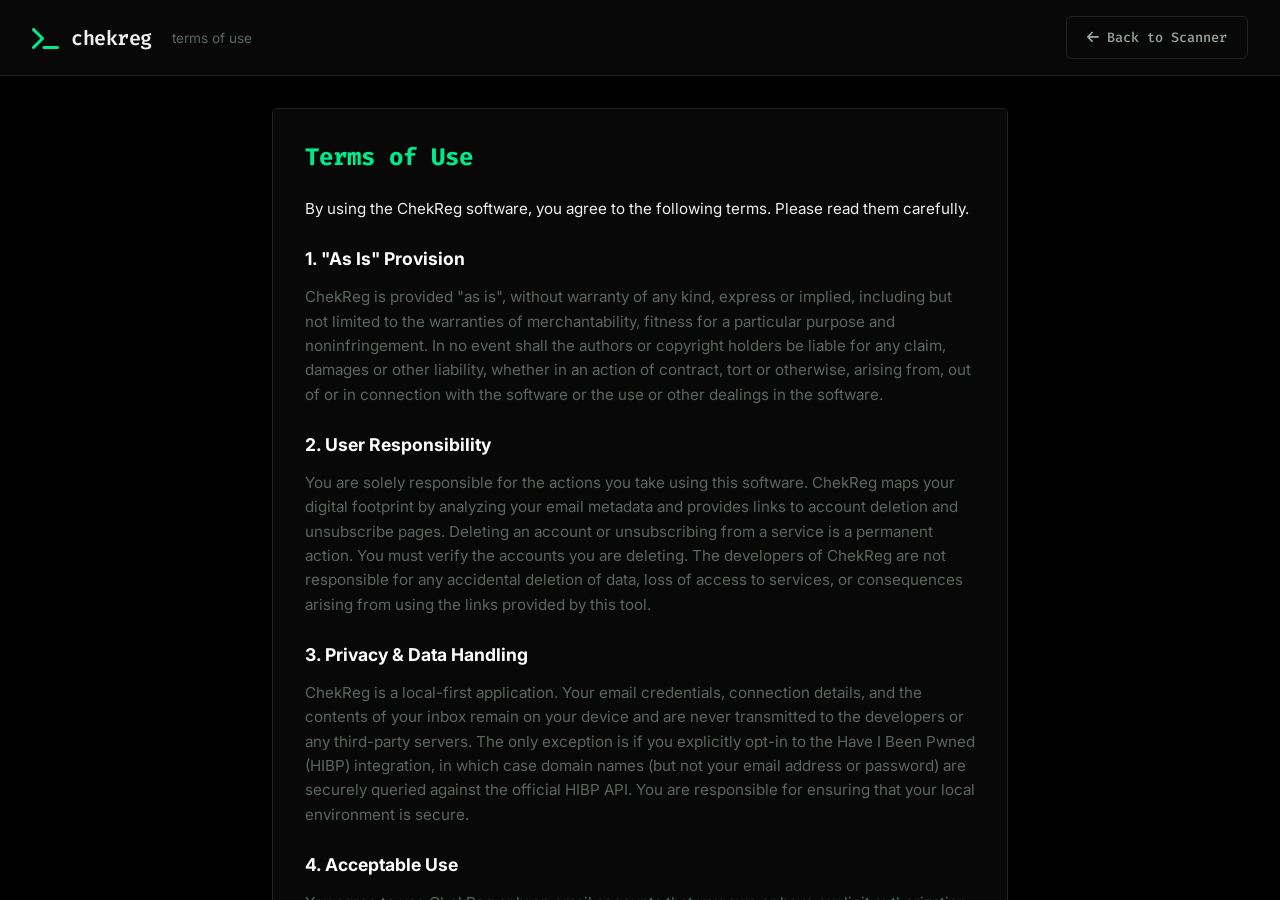
<file: static/terms.html>
<!DOCTYPE html>
<html lang="en">
<head>
    <meta charset="UTF-8">
    <meta name="viewport" content="width=device-width, initial-scale=1.0">
    <title>ChekReg — Terms of Use</title>
    <link rel="stylesheet" href="style.css">
    <link href="https://fonts.googleapis.com/css2?family=Fira+Code:wght@400;500;600&family=Inter:wght@400;500;600&display=swap" rel="stylesheet">
    <link href="https://cdnjs.cloudflare.com/ajax/libs/font-awesome/6.5.0/css/all.min.css" rel="stylesheet">
    <style>
        .main-content::-webkit-scrollbar { display: none; }
        .main-content { scrollbar-width: none; -ms-overflow-style: none; }
    </style>
</head>
<body>

<div class="app-wrapper">
    <header class="navbar">
        <div class="brand">
            <i class="fa-solid fa-terminal brand-icon"></i>
            <h1>chekreg</h1>
            <span>terms of use</span>
        </div>
        <div id="nav-actions">
            <button onclick="sessionStorage.removeItem('chekreg_dashboard'); window.location.href='/';" class="btn btn-secondary" title="This will lead you to the input box and clear all session cache from the browser.">
                <i class="fa-solid fa-arrow-left"></i> Back to Scanner
            </button>
        </div>
    </header>

    <main class="main-content" style="max-width: 800px; margin: 0 auto; padding-top: 2rem; overflow-y: auto; padding-bottom: 2rem;">
        <div class="panel">
            <h2 style="color: var(--green); margin-bottom: 1.5rem; font-family: var(--font-mono);">Terms of Use</h2>
            
            <div style="color: var(--text); line-height: 1.6; font-size: 0.95rem;">
                <p style="margin-bottom: 1.5rem;">By using the ChekReg software, you agree to the following terms. Please read them carefully.</p>

                <h3 style="color: #fff; margin-bottom: 0.75rem; font-size: 1.1rem;">1. "As Is" Provision</h3>
                <p style="margin-bottom: 1.5rem; color: var(--text-muted);">
                    ChekReg is provided "as is", without warranty of any kind, express or implied, including but not limited to the warranties of merchantability, fitness for a particular purpose and noninfringement. In no event shall the authors or copyright holders be liable for any claim, damages or other liability, whether in an action of contract, tort or otherwise, arising from, out of or in connection with the software or the use or other dealings in the software.
                </p>

                <h3 style="color: #fff; margin-bottom: 0.75rem; font-size: 1.1rem;">2. User Responsibility</h3>
                <p style="margin-bottom: 1.5rem; color: var(--text-muted);">
                    You are solely responsible for the actions you take using this software. ChekReg maps your digital footprint by analyzing your email metadata and provides links to account deletion and unsubscribe pages. Deleting an account or unsubscribing from a service is a permanent action. You must verify the accounts you are deleting. The developers of ChekReg are not responsible for any accidental deletion of data, loss of access to services, or consequences arising from using the links provided by this tool.
                </p>

                <h3 style="color: #fff; margin-bottom: 0.75rem; font-size: 1.1rem;">3. Privacy & Data Handling</h3>
                <p style="margin-bottom: 1.5rem; color: var(--text-muted);">
                    ChekReg is a local-first application. Your email credentials, connection details, and the contents of your inbox remain on your device and are never transmitted to the developers or any third-party servers. The only exception is if you explicitly opt-in to the Have I Been Pwned (HIBP) integration, in which case domain names (but not your email address or password) are securely queried against the official HIBP API. You are responsible for ensuring that your local environment is secure.
                </p>

                <h3 style="color: #fff; margin-bottom: 0.75rem; font-size: 1.1rem;">4. Acceptable Use</h3>
                <p style="margin-bottom: 1.5rem; color: var(--text-muted);">
                    You agree to use ChekReg only on email accounts that you own or have explicit authorization to audit. Unauthorized access to email accounts belonging to others is strictly prohibited and is your sole legal responsibility.
                </p>
            </div>
        </div>
    </main>
</div>

</body>
</html>
</file>
<file: static/style.css>
:root {
    --bg: #000000;
    --bg-panel: #080808;
    --bg-elevated: #111111;
    --bg-input: #050505;
    --border: #1f2922;
    --border-hover: #2d4438;
    --border-light: #222222;
    --green: #00ea8b;
    --green-dim: #00a35f;
    --green-soft: rgba(0, 234, 139, 0.1);
    --green-glow: rgba(0, 234, 139, 0.15);
    --text: #f0f0f0;
    --text-secondary: #9aa59d;
    --text-muted: #5a665e;
    --danger: #ff4d4f;
    --danger-soft: rgba(255, 77, 79, 0.1);
    --danger-border: rgba(255, 77, 79, 0.2);
    --warning: #faad14;
    --warning-soft: rgba(250, 173, 20, 0.1);
    --radius: 6px;
    --font-sans: 'Inter', -apple-system, BlinkMacSystemFont, sans-serif;
    --font-mono: 'JetBrains Mono', 'Fira Code', 'Courier New', monospace;
}

*, *::before, *::after {
    box-sizing: border-box;
    margin: 0;
    padding: 0;
}

body {
    font-family: var(--font-sans);
    background: var(--bg);
    color: var(--text);
    height: 100vh;
    -webkit-font-smoothing: antialiased;
    -moz-osx-font-smoothing: grayscale;
    overflow: hidden;
}

.hidden { display: none !important; }

/* ─── Layout ─── */
.app-wrapper {
    display: flex;
    flex-direction: column;
    height: 100vh;
    width: 100%;
    overflow: hidden;
}

header.navbar {
    border-bottom: 1px solid var(--border-light);
    padding: 1rem 2rem;
    display: flex;
    align-items: center;
    justify-content: space-between;
    background: var(--bg-panel);
}

.brand {
    display: flex;
    align-items: center;
    gap: 0.75rem;
}

.brand-icon {
    color: var(--green);
    font-size: 1.5rem;
}

.brand h1 {
    font-size: 1.25rem;
    font-weight: 600;
    letter-spacing: -0.5px;
    font-family: var(--font-mono);
}

.brand span {
    color: var(--text-muted);
    font-size: 0.85rem;
    font-family: var(--font-sans);
    margin-left: 0.5rem;
}

.main-content {
    flex: 1;
    padding: 1rem 2rem;
    width: 100%;
    max-width: 1600px;
    margin: 0 auto;
    overflow: hidden;
    display: flex;
    flex-direction: column;
}

/* ─── Panels ─── */
.panel {
    background: var(--bg-panel);
    border: 1px solid var(--border-light);
    border-radius: var(--radius);
    padding: 2rem;
}

/* ─── Setup / Login View ─── */
.setup-container {
    max-width: 600px;
    margin: 1rem auto;
}

.setup-header {
    margin-bottom: 1.5rem;
}

.setup-header h2 {
    font-family: var(--font-mono);
    font-size: 1.5rem;
    font-weight: 500;
    margin-bottom: 0.5rem;
}

.setup-header p {
    color: var(--text-secondary);
    font-size: 0.9rem;
    line-height: 1.5;
}

.form-grid {
    display: grid;
    grid-template-columns: 1fr;
    gap: 1.25rem;
}

.field label {
    display: block;
    font-family: var(--font-mono);
    font-size: 0.75rem;
    color: var(--text-secondary);
    margin-bottom: 0.4rem;
    text-transform: uppercase;
    letter-spacing: 0.5px;
}

.field {
    min-width: 0; /* Prevents grid/flex children from overflowing */
}

.field label i {
    color: var(--green-dim);
    margin-right: 0.3rem;
}

input, select {
    width: 100%;
    max-width: 100%;
    box-sizing: border-box;
    padding: 0.75rem 1rem;
    border-radius: var(--radius);
    background: var(--bg-input);
    border: 1px solid var(--border-light);
    color: var(--text);
    font-size: 0.9rem;
    font-family: var(--font-mono);
    transition: all 0.2s;
    outline: none;
}

input:-webkit-autofill,
input:-webkit-autofill:hover, 
input:-webkit-autofill:focus, 
input:-webkit-autofill:active{
    -webkit-box-shadow: 0 0 0 30px var(--bg-input) inset !important;
    -webkit-text-fill-color: var(--text) !important;
    transition: background-color 5000s ease-in-out 0s;
}

input::placeholder { color: var(--text-muted); }
input:focus, select:focus { 
    border-color: var(--green); 
    box-shadow: 0 0 0 1px var(--green-glow);
}

select {
    appearance: none;
    cursor: pointer;
    background-image: url("data:image/svg+xml,%3Csvg xmlns='http://www.w3.org/2000/svg' width='12' height='12' fill='%239aa59d'%3E%3Cpath d='M6 8.5L1 3.5h10z'/%3E%3C/svg%3E");
    background-repeat: no-repeat;
    background-position: right 1rem center;
}
select option { background: var(--bg); }

.field-group {
    display: flex;
    gap: 1rem;
}

/* ─── Buttons ─── */
.btn {
    display: inline-flex;
    align-items: center;
    justify-content: center;
    gap: 0.5rem;
    padding: 0.75rem 1.25rem;
    border-radius: var(--radius);
    font-family: var(--font-mono);
    font-size: 0.85rem;
    font-weight: 500;
    cursor: pointer;
    border: none;
    transition: all 0.2s;
    text-decoration: none;
}

/* ─── Toggle Switch ─── */
.toggle-switch {
    position: relative;
    display: inline-block;
    width: 36px;
    height: 20px;
}
.toggle-switch input {
    opacity: 0;
    width: 0;
    height: 0;
}
.slider {
    position: absolute;
    cursor: pointer;
    top: 0; left: 0; right: 0; bottom: 0;
    background-color: var(--border-light);
    transition: .3s;
    border-radius: 20px;
}
.slider:before {
    position: absolute;
    content: "";
    height: 14px;
    width: 14px;
    left: 3px;
    bottom: 3px;
    background-color: #fff;
    transition: .3s;
    border-radius: 50%;
}
input:checked + .slider {
    background-color: var(--green);
}
input:checked + .slider:before {
    transform: translateX(16px);
}

.btn-primary {
    background: var(--green);
    color: var(--bg);
    width: 100%;
    margin-top: 1rem;
}
.btn-primary:hover {
    background: #00ff9d;
    box-shadow: 0 0 15px var(--green-glow);
}

.btn-secondary {
    background: transparent;
    border: 1px solid var(--border-light);
    color: var(--text-secondary);
}
.btn-secondary:hover {
    border-color: var(--green-dim);
    color: var(--green);
}

.btn-danger {
    background: var(--danger-soft);
    border: 1px solid var(--danger-border);
    color: var(--danger);
}
.btn-danger:hover {
    background: var(--danger);
    color: #fff;
    border-color: var(--danger);
}

/* ─── Scanning Terminal ─── */
.terminal-box {
    width: 800px;
    max-width: 90vw;
    margin: 4rem auto;
    background: var(--bg-input);
    border: 1px solid var(--border-light);
    border-radius: var(--radius);
    padding: 2rem;
    font-family: var(--font-mono);
}

.term-header {
    display: flex;
    align-items: center;
    gap: 1rem;
    margin-bottom: 2rem;
    color: var(--green);
}

.term-header i { font-size: 1.5rem; }
.term-header h2 { font-size: 1.1rem; font-weight: 400; }

.term-progress {
    margin-bottom: 1.5rem;
}

.progress-bar {
    width: 100%;
    height: 4px;
    background: var(--border-light);
    border-radius: 2px;
    overflow: hidden;
    margin-bottom: 0.75rem;
}

.progress-fill {
    height: 100%;
    background: var(--green);
    transition: width 0.3s ease;
}

.term-status {
    display: flex;
    justify-content: space-between;
    font-size: 0.85rem;
    color: var(--text-secondary);
}

#term-log {
    margin-top: 2rem;
    padding-top: 1.5rem;
    border-top: 1px dotted var(--border-light);
    font-size: 0.8rem;
    color: var(--text-muted);
    height: 300px;
    overflow-y: scroll;
    -ms-overflow-style: none;
    scrollbar-width: none;
}

#term-log::-webkit-scrollbar { 
    display: none; 
}


/* ─── Results Dashboard ─── */
.dashboard-grid {
    display: grid;
    grid-template-columns: 280px 1fr;
    gap: 2rem;
    height: 100%;
    overflow: hidden;
    width: 100%;
}

.sidebar {
    display: flex;
    flex-direction: column;
    gap: 1.5rem;
}

.score-panel {
    text-align: center;
    padding: 2rem 1rem;
}

.score-value {
    font-family: var(--font-mono);
    font-size: 3.5rem;
    font-weight: 300;
    color: var(--green);
    line-height: 1;
    margin-bottom: 0.5rem;
}

.score-label {
    font-size: 0.8rem;
    text-transform: uppercase;
    letter-spacing: 1px;
    color: var(--text-muted);
}

.stats-list {
    display: flex;
    flex-direction: column;
    gap: 0.75rem;
}

.stat-row {
    display: flex;
    justify-content: space-between;
    align-items: center;
    padding: 0.75rem;
    background: var(--bg-elevated);
    border: 1px solid var(--border-light);
    border-radius: var(--radius);
}

.stat-label {
    display: flex;
    align-items: center;
    gap: 0.5rem;
    font-size: 0.85rem;
    color: var(--text-secondary);
}

.stat-label i { color: var(--green-dim); }
.stat-row.danger .stat-label i { color: var(--danger); }
.stat-row.warning .stat-label i { color: var(--warning); }

.stat-val {
    font-family: var(--font-mono);
    font-size: 1rem;
    font-weight: 500;
}

/* ─── Main Content Area ─── */
.content-area {
    display: flex;
    flex-direction: column;
    gap: 1.5rem;
    height: 100%;
    overflow: hidden;
}

.view-tabs {
    display: flex;
    gap: 1rem;
    border-bottom: 1px solid var(--border-light);
}

.tab {
    padding: 0.75rem 0;
    background: transparent;
    border: none;
    color: var(--text-muted);
    font-family: var(--font-mono);
    font-size: 0.85rem;
    cursor: pointer;
    border-bottom: 2px solid transparent;
    margin-bottom: -1px;
}

.tab:hover { color: var(--text-secondary); }
.tab.active {
    color: var(--text);
    border-bottom-color: var(--green);
}

.badge {
    background: var(--bg-elevated);
    padding: 0.15rem 0.4rem;
    border-radius: 4px;
    font-size: 0.7rem;
    margin-left: 0.5rem;
    border: 1px solid var(--border-light);
}

.tab.active .badge {
    background: var(--green-soft);
    color: var(--green);
    border-color: var(--green-glow);
}

.view-pane { 
    display: none; 
    flex: 1;
    overflow-y: auto;
    scrollbar-width: thin;
    scrollbar-color: var(--border-light) transparent;
}
.view-pane.active { 
    display: flex;
    flex-direction: column;
}
.view-pane::-webkit-scrollbar { width: 4px; }
.view-pane::-webkit-scrollbar-thumb { background: var(--border-light); border-radius: 2px; }

/* ─── Filters ─── */
.filter-row {
    display: flex;
    gap: 0.5rem;
    margin-bottom: 1.5rem;
    flex-wrap: wrap;
}

.search-input {
    width: 100%;
    padding: 0.85rem 1rem 0.85rem 2.5rem;
    border-radius: var(--radius);
    background: var(--bg);
    border: 1px solid var(--border-light);
    color: var(--text);
    font-family: var(--font-sans);
    font-size: 0.95rem;
    transition: all 0.2s;
}

.search-input:focus {
    outline: none;
    border-color: var(--green);
    box-shadow: 0 0 0 2px rgba(0, 255, 157, 0.2);
}

.filter-pill {
    padding: 0.5rem 1rem;
    background: transparent;
    border: 1px solid var(--border-light);
    border-radius: 6px;
    color: var(--text-muted);
    font-size: 0.8rem;
    font-family: var(--font-mono);
    cursor: pointer;
    transition: all 0.2s ease;
    white-space: nowrap;
}

.filter-pill:hover {
    border-color: var(--text-secondary);
    color: var(--text-secondary);
}

.filter-pill.active {
    background: var(--bg-elevated);
    border-color: var(--green);
    color: var(--green);
    box-shadow: 0 0 10px rgba(0, 234, 139, 0.15);
}

/* ─── Data Table/List ─── */
.data-grid {
    display: grid;
    grid-template-columns: repeat(auto-fill, minmax(340px, 1fr));
    gap: 1rem;
}

.data-card {
    background: var(--bg-elevated);
    border: 1px solid var(--border-light);
    border-radius: var(--radius);
    padding: 1.25rem;
    display: flex;
    flex-direction: column;
    justify-content: space-between;
    transition: border-color 0.2s;
}

.data-card:hover { border-color: var(--border-hover); }

.card-top {
    display: flex;
    justify-content: space-between;
    align-items: flex-start;
    margin-bottom: 1rem;
}

.org-title h4 {
    font-size: 1rem;
    font-weight: 500;
    margin-bottom: 0.25rem;
}

.org-domain {
    font-family: var(--font-mono);
    font-size: 0.75rem;
    color: var(--text-muted);
}

.tags-area {
    display: flex;
    flex-wrap: wrap;
    gap: 0.4rem;
    margin-bottom: 1rem;
}

.ctag {
    font-size: 0.65rem;
    font-family: var(--font-mono);
    padding: 0.15rem 0.4rem;
    border-radius: 4px;
    border: 1px solid;
    text-transform: uppercase;
}

.ctag.cat { background: var(--bg-input); border-color: var(--border-light); color: var(--text-secondary); }
.ctag.breach { background: var(--danger-soft); border-color: var(--danger-border); color: var(--danger); }
.ctag.ghost { background: var(--warning-soft); border-color: rgba(250, 173, 20, 0.2); color: var(--warning); }

.card-actions {
    display: flex;
    gap: 0.5rem;
    margin-top: auto;
}

.card-actions .btn {
    flex: 1;
    padding: 0.5rem;
    font-size: 0.75rem;
}

/* ─── Modal ─── */
.modal-overlay {
    position: fixed;
    inset: 0;
    background: rgba(0,0,0,0.8);
    display: flex;
    justify-content: center;
    align-items: center;
    z-index: 100;
    backdrop-filter: blur(4px);
}

.modal-content {
    width: 100%;
    max-width: 600px;
    max-height: 85vh;
    overflow-y: auto;
    position: relative;
}

.modal-close {
    position: absolute;
    top: 1.5rem;
    right: 1.5rem;
    background: none;
    border: none;
    color: var(--text-muted);
    font-size: 1.5rem;
    cursor: pointer;
}
.modal-close:hover { color: var(--text); }

.doc-block {
    margin-bottom: 1.5rem;
    padding-bottom: 1.5rem;
    border-bottom: 1px solid var(--border-light);
}
.doc-block:last-child { border: none; margin: 0; padding: 0; }

.doc-block h3 {
    font-family: var(--font-mono);
    font-size: 0.9rem;
    margin-bottom: 0.5rem;
    color: var(--text);
    display: flex;
    align-items: center;
    gap: 0.5rem;
}

.doc-block p {
    font-size: 0.85rem;
    color: var(--text-secondary);
    line-height: 1.6;
}

/* ─── Tooltips ─── */
.tooltip-container {
    position: relative;
    display: inline-flex;
    align-items: center;
}
.tooltip-container:hover .tooltip-content {
    opacity: 1;
    visibility: visible;
    transform: translateX(-50%) translateY(0);
}
.tooltip-content {
    position: absolute;
    bottom: 150%;
    left: 50%;
    transform: translateX(-50%) translateY(10px);
    width: 250px;
    background: var(--bg-elevated);
    border: 1px solid var(--border-light);
    border-radius: var(--radius);
    padding: 1rem;
    color: var(--text-secondary);
    font-size: 0.75rem;
    line-height: 1.5;
    opacity: 0;
    visibility: hidden;
    transition: all 0.2s ease;
    z-index: 100;
    box-shadow: 0 4px 12px rgba(0,0,0,0.5);
    pointer-events: auto; /* Allow clicking inside */
    font-family: var(--font-sans);
    text-transform: none;
    letter-spacing: normal;
}
/* Invisible bridge to maintain hover state when moving mouse to tooltip */
.tooltip-content::before {
    content: '';
    position: absolute;
    top: 100%;
    left: 0;
    right: 0;
    height: 25px;
    background: transparent;
}
.tooltip-content::after {
    content: '';
    position: absolute;
    top: 100%;
    left: 50%;
    transform: translateX(-50%);
    border-width: 6px;
    border-style: solid;
    border-color: var(--bg-elevated) transparent transparent transparent;
}

/* Modifier for downward facing tooltips (e.g. in navbar) */
.tooltip-down .tooltip-content {
    bottom: auto;
    top: 150%;
    transform: translateX(-50%) translateY(-10px);
}
.tooltip-down:hover .tooltip-content {
    transform: translateX(-50%) translateY(0);
}
.tooltip-down .tooltip-content::after {
    top: auto;
    bottom: 100%;
    border-color: transparent transparent var(--bg-elevated) transparent;
}
.tooltip-down .tooltip-content::before {
    top: auto;
    bottom: 100%;
}

/* ─── Empty States ─── */
.empty-state {
    grid-column: 1 / -1;
    text-align: center;
    padding: 4rem 2rem;
    background: var(--bg-elevated);
    border: 1px dashed var(--border-light);
    border-radius: var(--radius);
    color: var(--text-muted);
    font-family: var(--font-mono);
    font-size: 0.85rem;
}

/* ─── Responsive ─── */
@media (max-width: 1024px) {
    .dashboard-grid { grid-template-columns: 1fr; }
    .sidebar { flex-direction: row; flex-wrap: wrap; }
    .score-panel { flex: 1; min-width: 250px; }
    .stats-list { flex: 2; min-width: 300px; display: grid; grid-template-columns: 1fr 1fr; gap: 0.5rem; }
}

@media (max-width: 768px) {
    .data-grid { grid-template-columns: 1fr; }
    .stats-list { grid-template-columns: 1fr; }
    .field-group { flex-direction: column; }
}
</file>
